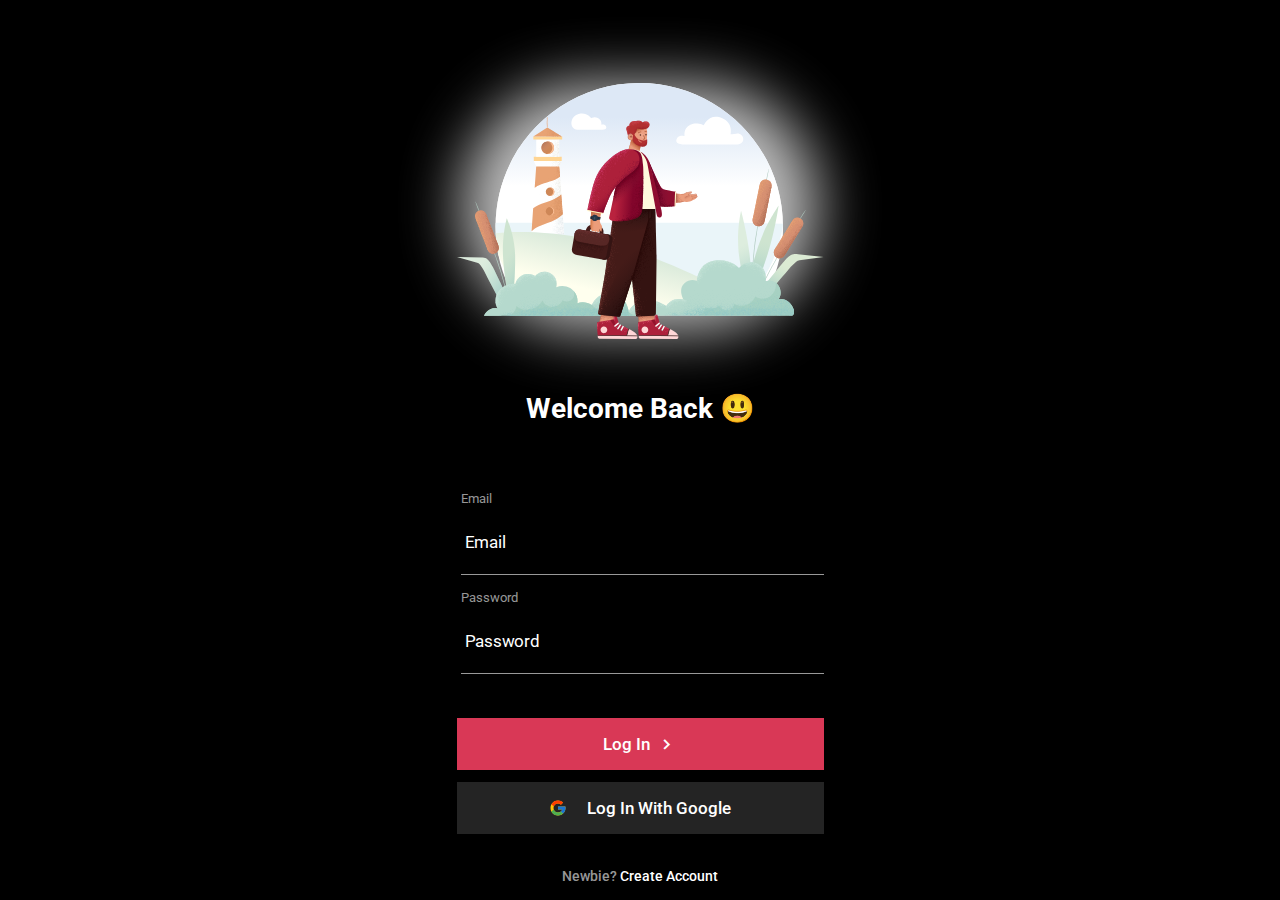
<file: index.html>
<!DOCTYPE html>
<html lang="en">
  <head>
    <meta charset="UTF-8" />
    <meta name="viewport" content="width=device-width, initial-scale=1.0" />
    <link rel="preconnect" href="https://fonts.googleapis.com" />
    <link rel="preconnect" href="https://fonts.gstatic.com" crossorigin />
    <link href="https://fonts.googleapis.com/css2?family=Roboto:ital,wght@0,100;0,300;0,400;0,500;0,700;0,900;1,100;1,300;1,400;1,500;1,700;1,900&display=swap" rel="stylesheet"/>
    <link rel="stylesheet" href="style.css"/>
    <link href="https://unpkg.com/boxicons@2.1.4/css/boxicons.min.css" rel="stylesheet"/>
    <link rel="icon" href="./assets/login-icon.png" type="image/x-icon"> <!-- ícone da página -->
    <title>Login App</title>
  </head>

  <body>
    <main>
      <div class="light"></div>
      <img src="./assets/login-screen.svg" alt="homem segurando uma mala" />

      <h1>Welcome Back 😃</h1>

      <div class="credencials">
        <label>
          Email
          <input placeholder="Email" type="email" />
        </label>

        <label>
          Password
          <input placeholder="Password" type="password" />
        </label>
      </div>

      
      <button class="btn-login">
        Log In
        <i class="bx bx-chevron-right"></i>
      </button>

      <button class="btn-google">
        <img src="./assets/icon-google.svg" alt="Enter using Google" />
        Log In With Google
      </button>
     

      <div class="link">
        <a href="./sign-up.html">Newbie? <span>Create Account</span></a>
      </div>
    </main>
  </body>
</html>
</file>
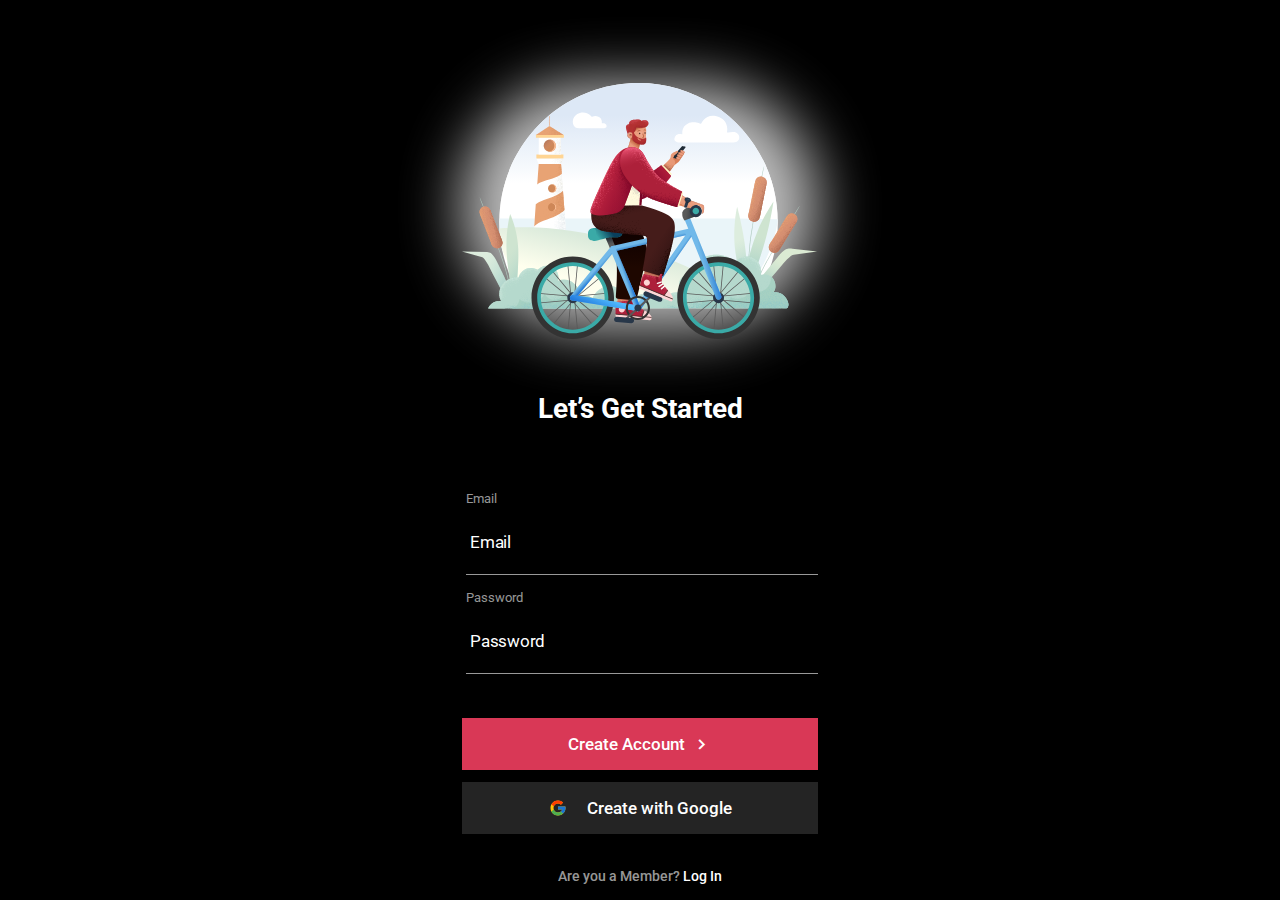
<file: sign-up.html>
<!DOCTYPE html>
<html lang="en">
  <head>
    <meta charset="UTF-8" />
    <meta name="viewport" content="width=device-width, initial-scale=1.0" />
    <link rel="preconnect" href="https://fonts.googleapis.com" />
    <link rel="preconnect" href="https://fonts.gstatic.com" crossorigin />
    <link
      href="https://fonts.googleapis.com/css2?family=Roboto:ital,wght@0,100;0,300;0,400;0,500;0,700;0,900;1,100;1,300;1,400;1,500;1,700;1,900&display=swap"
      rel="stylesheet"
    />
    <link rel="stylesheet" href="style.css" />
    <link
      href="https://unpkg.com/boxicons@2.1.4/css/boxicons.min.css"
      rel="stylesheet"
    />
    <link rel="icon" href="./assets/login-icon.png" type="image/x-icon"> <!-- ícone da página -->
    <title>Login App</title>
  </head>

  <body>
    <main>
      <div class="light"></div>
      <img src="./assets/register-screen.svg" alt="homem em cima de uma bicicleta enquanto olha o telefone" />

      <h1>Let’s Get Started</h1>

      <div class="credencials">
        <label>
          Email
          <input placeholder="Email" type="email" />
        </label>

        <label>
          Password
          <input placeholder="Password" type="password" />
        </label>
      </div>

      <!-- <div class="buttons"> -->
        <button class="btn-login">
            Create Account
          <i class="bx bx-chevron-right"></i>
        </button>

        <button class="btn-google">
          <img src="./assets/icon-google.svg" alt="Enter using Google" />
          Create with Google
        </button>
      <!-- </div> -->

      <div class="link">
        <a href="./index.html">Are you a Member?  <span>Log In</span></a>
      </div>
    </main>
  </body>
</html>
</file>
<file: style.css>
* {
  margin: 0;
  padding: 0;
  box-sizing: border-box;
  font-family: "Roboto", sans-serif;
}

body {
  display: flex;
  justify-content: center;
  background-color: #000000;
  height: 100vh;
}

main {
  display: flex;
  flex-direction: column;
  padding: 15px 0;
  max-width: 414px;
  gap: 12px;
  position: relative;
  margin-top: 68px;

  align-items: center;
}

.light { /* div que causa um efeito de luz atrás da imagem principal */
  width: 358px;
  height: 248px;
  background: #fff;
  position: absolute; /* fica por cima da imagem do site */
  z-index: -1; /* determina qual elemento deve ser exibido sobre outros quando eles se sobrepõem, nesse caso ele ficara sob a imagem principal, abaixo dela*/
  opacity: 0.75; 
  filter: blur(30px);
  border-radius: 126px;
}

h1 {
  font-weight: 700;
  font-size: 28px;
  line-height: 32.8px;
  text-align: center;
  color: #ffffff;
  margin-top: 42px;
  margin-bottom: 50px;
}

.credencials {
  width: 100%;
}

label {
  display: flex;
  flex-direction: column;
  justify-content: center;
}

label {
  font-weight: 400;
  font-size: 13px;
  line-height: 22px;
  color: rgba(255, 255, 255, 0.6);
  margin-bottom: 4px;
  margin-left: 4px;
}

input {
  width: 100%;
  height: 65px;
  margin-bottom: 8px;
  background: transparent;
  outline: none;
  border: none;
  border-bottom: 1px solid rgba(255, 255, 255, 0.6);

  font-weight: 400;
  font-size: 17px;
  line-height: 20px;
  letter-spacing: -0.24px;
  color: rgba(255, 255, 255, 1);

  padding-left: 4px;
}

input::placeholder {
  font-weight: 400;
  font-size: 17px;
  line-height: 20px;
  letter-spacing: -0.24px;
  color: rgba(255, 255, 255, 1);
}

button {
  width: 100%;
  height: 68px;
  border: none;
  cursor: pointer;
  transition: 0.3s ease; /* usada para definir a duração, o tipo de animação e quais propriedades devem ser animadas*/
}

button:hover {
  opacity: 0.8;
}

button:active {
  opacity: 0.6;
}

.btn-login {
  margin-top: 20px;

  display: flex;
  align-items: center;
  justify-content: center;
  gap: 5px;

  background-color: rgba(217, 56, 86, 1);
  font-weight: 500;
  font-size: 17px;
  line-height: 2.5px;
  text-align: center;
  color: rgba(255, 255, 255, 1);
}

i {
  font-weight: 500;
  font-size: 22px;
  line-height: 2.5px;
}

.btn-google {
  display: flex;
  align-items: center;
  justify-content: center;
  gap: 20px;

  font-weight: 500;
  font-size: 17px;
  line-height: 2.5px;
  color: rgba(255, 255, 255, 1);
  background-color: rgba(255, 255, 255, 0.14);
}

.link {
  position: relative;
  margin-top: 20px;
}

a {
  font-weight: 500;
  font-size: 14px;
  line-height: 16.41px;

  color: rgba(255, 255, 255, 0.6);

  text-decoration: none; /* retira o sublinhado */
}

a::after {
  content: "";
  width: 0;
  height: 2px;
  position: absolute;
  background-color: rgba(217, 56, 86, 1);
  bottom: -3px;
  left: 0;
  transition: 0.3s ease;
}

a:hover::after{
  content: "";
  width: 100%;
  height: 2px;
  position: absolute;
  background-color: rgba(217, 56, 86, 1);
  bottom: -3px;
  left: 0;
  
}
  
span {
  color: #ffffff;
}
</file>
